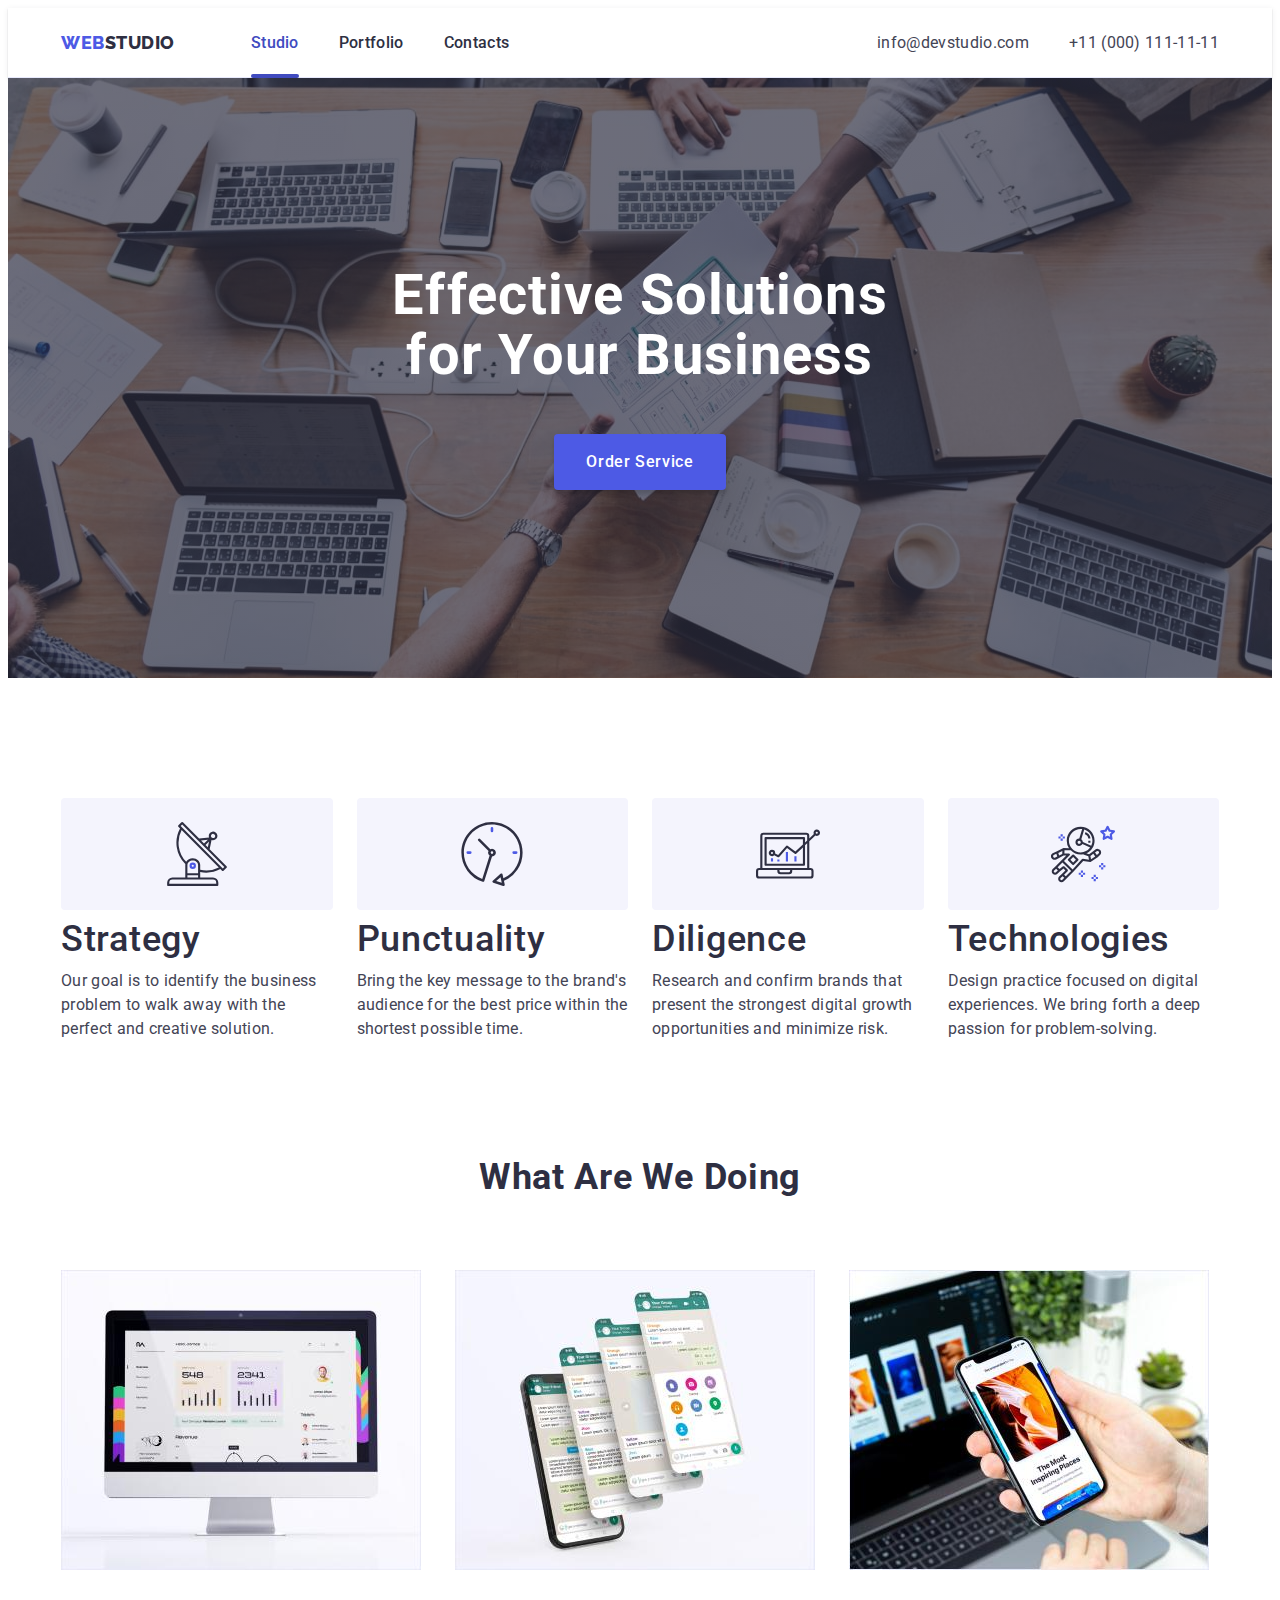
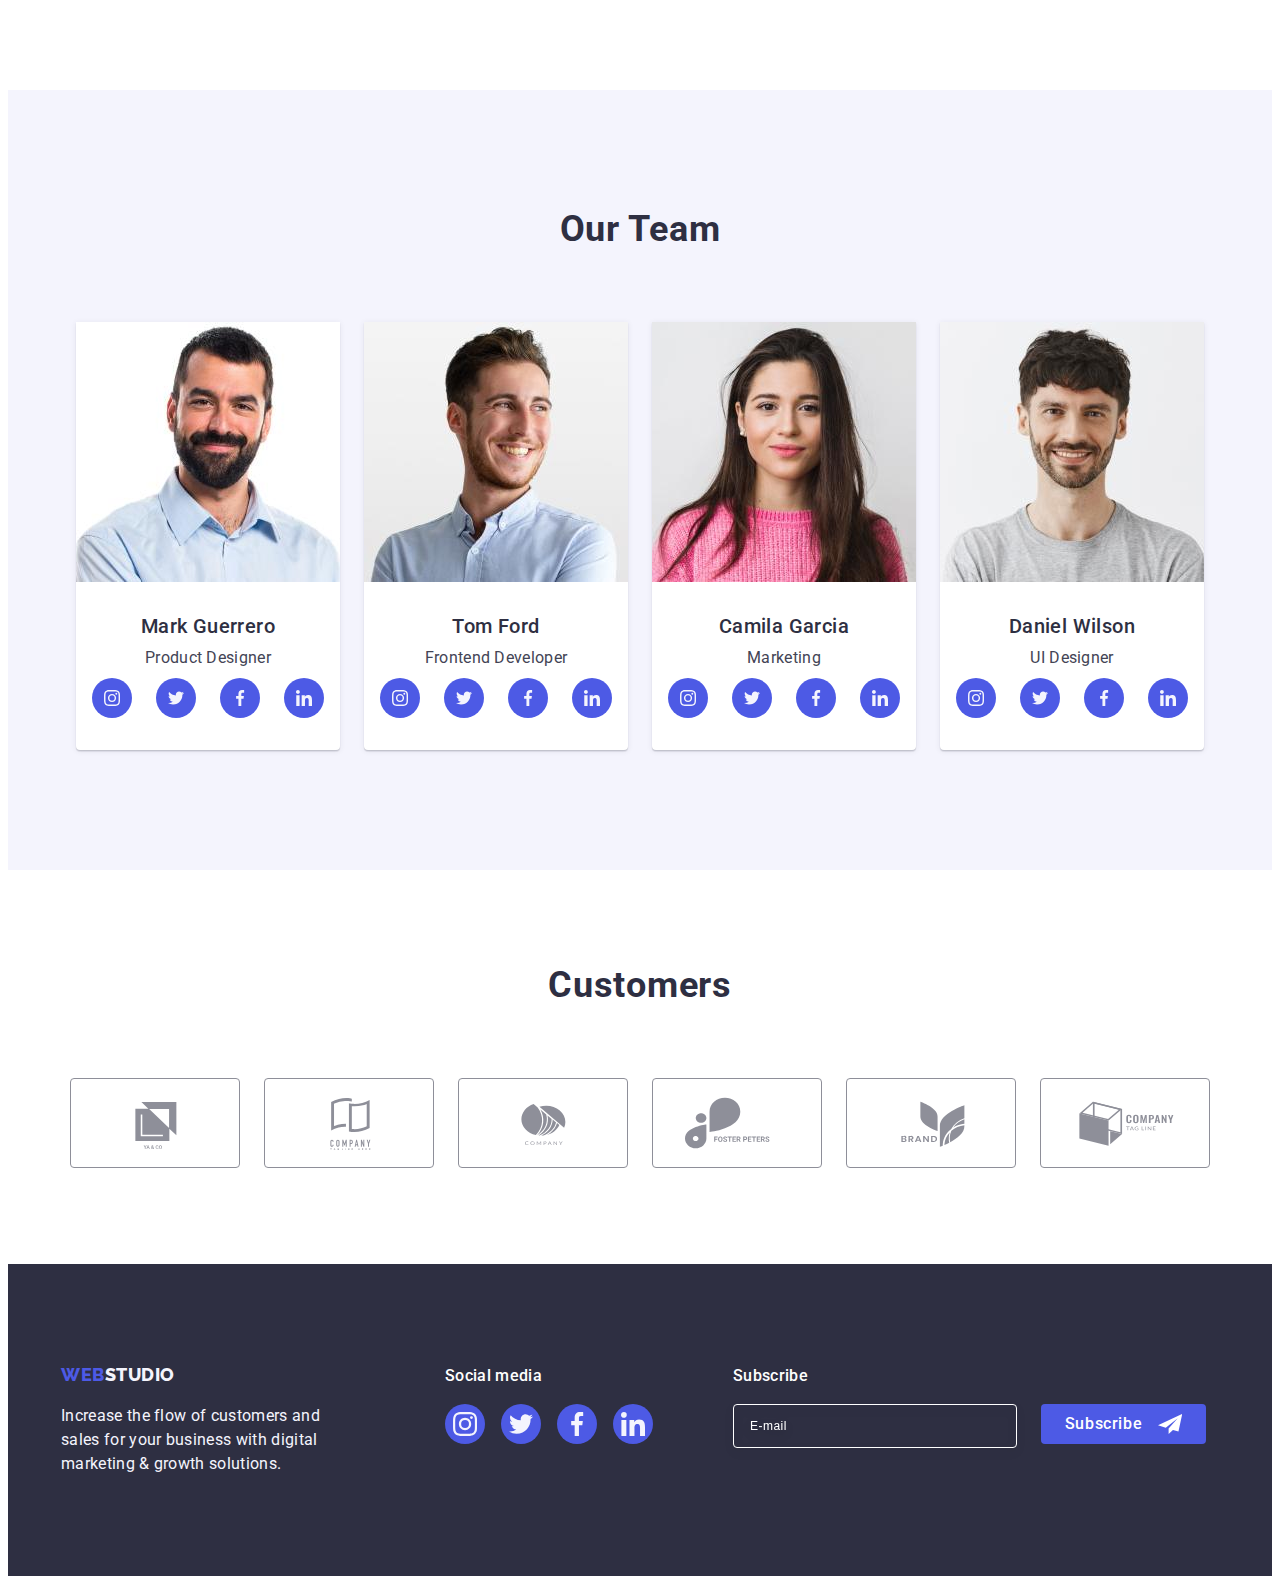
<file: index.html>
<!DOCTYPE html>
<html lang="en">
	<head>
		<meta charset="UTF-8" />
		<meta http-equiv="X-UA-Compatible" content="IE=edge" />
		<meta name="viewport" content="width=device-width, initial-scale=1.0" />
		<link
			rel="stylesheet"
			href="https://cdnjs.cloudflare.com/ajax/libs/modern-normalize/2.0.0/modern-normalize.min.css"
			integrity="sha512-4xo8blKMVCiXpTaLzQSLSw3KFOVPWhm/TRtuPVc4WG6kUgjH6J03IBuG7JZPkcWMxJ5huwaBpOpnwYElP/m6wg=="
			crossorigin="anonymous"
			referrerpolicy="no-referrer"
		/>
		<link rel="stylesheet" href="./css/styles.css" />
		<link rel="preconnect" href="https://fonts.googleapis.com" />
		<link rel="preconnect" href="https://fonts.gstatic.com" crossorigin />
		<link
			href="https://fonts.googleapis.com/css2?family=Raleway:wght@800&family=Roboto:wght@400;500;700;900&display=swap"
			rel="stylesheet"
		/>
		<title>Студія</title>
	</head>
	<body>
		<header class="header">
			<div class="container header-container">
				<nav class="header-nav">
					<a href="./index.html" class="header-logo link"
						>Web<span class="header-logo-accent">Studio</span></a
					>
					<ul class="header-menu list">
						<li>
							<a href="./index.html" class="nav-link link current">Studio</a>
						</li>
						<li>
							<a href="./portfolio.html" class="nav-link link">Portfolio</a>
						</li>
						<li><a href="" class="nav-link link">Contacts</a></li>
					</ul>
				</nav>
				<address id="contacts" class="address">
					<ul class="address-link-menu list">
						<li>
							<a href="mailto:info@devstudio.com" class="address-link link"
								>info@devstudio.com</a
							>
						</li>
						<li>
							<a href="tel:+110001111111" class="address-link link"
								>+11 (000) 111-11-11</a
							>
						</li>
					</ul>
				</address>
				<button class="mobile-menu-btn" type="button" data-menu-open>
					<svg class="mobile-menu-icon" width="32" height="22">
						<use href="./images/icons.svg#icon-menu-hamburger"></use>
					</svg>
				</button>
			</div>
			<div class="mob-menu is-hidden" data-menu>
				<div>
					<button class="menu-close-btn" data-menu-close>
						<svg class="menu-close-icon" width="8" height="8">
							<use href="./images/icons.svg#icon-close-black"></use>
						</svg>
					</button>
					<ul class="mob-menu-list list">
						<li>
							<a href="./index.html" class="mob-link link current">Studio</a>
						</li>
						<li>
							<a href="./portfolio.html" class="mob-link link">Portfolio</a>
						</li>
						<li><a href="" class="mob-link link">Contacts</a></li>
					</ul>
				</div>
				<div>
					<ul class="address-mob-menu list">
						<li>
							<a href="tel:+110001111111" class="mob-address-link mob-tel link"
								>+11 (000) 111-11-11</a
							>
						</li>
						<li>
							<a
								href="mailto:info@devstudio.com"
								class="mob-address-link mob-email link"
								>info@devstudio.com</a
							>
						</li>
					</ul>
					<ul class="menu-list-icon list">
						<li class="menu-icon">
							<a href="" class="menu-link">
								<svg class="menu-list-icon" width="24" height="24">
									<use href="./images/icons.svg#instagram"></use>
								</svg>
							</a>
						</li>
						<li class="menu-icon">
							<a href="" class="menu-link">
								<svg class="menu-list-icon" width="24" height="24">
									<use href="./images/icons.svg#twitter"></use>
								</svg>
							</a>
						</li>
						<li class="menu-icon">
							<a href="" class="menu-link">
								<svg class="menu-list-icon" width="24" height="24">
									<use href="./images/icons.svg#facebook"></use>
								</svg>
							</a>
						</li>
						<li class="menu-icon">
							<a href="" class="menu-link">
								<svg class="menu-list-icon" width="24" height="24">
									<use href="./images/icons.svg#linkedin"></use>
								</svg>
							</a>
						</li>
					</ul>
				</div>
			</div>
		</header>
		<main>
			<section class="hero">
				<div class="container hero-container">
					<h1 class="hero-title">Effective Solutions for Your Business</h1>
					<button type="button" class="hero-button" data-modal-open>
						Order Service
					</button>
				</div>
			</section>
			<section id="studio" class="studio">
				<div class="container">
					<h2 class="visually-hidden">Features</h2>
					<ul class="list list-studio">
						<li class="list-item">
							<div class="studio-icon-container">
								<svg class="list-studio-icon" width="64" height="64">
									<use href="./images/icons.svg#icon-antenna-1"></use>
								</svg>
							</div>
							<h3 class="studio-header">Strategy</h3>
							<p class="studio-text">
								Our goal is to identify the business problem to walk away with
								the perfect and creative solution.
							</p>
						</li>
						<li class="list-item">
							<div class="studio-icon-container">
								<svg class="list-studio-icon" width="64" height="64">
									<use href="./images/icons.svg#icon-clock-1"></use>
								</svg>
							</div>
							<h3 class="studio-header">Punctuality</h3>
							<p class="studio-text">
								Bring the key message to the brand's audience for the best price
								within the shortest possible time.
							</p>
						</li>
						<li class="list-item">
							<div class="studio-icon-container">
								<svg class="list-studio-icon" width="64" height="64">
									<use href="./images/icons.svg#icon-diagram-1"></use>
								</svg>
							</div>
							<h3 class="studio-header">Diligence</h3>
							<p class="studio-text">
								Research and confirm brands that present the strongest digital
								growth opportunities and minimize risk.
							</p>
						</li>
						<li class="list-item">
							<div class="studio-icon-container">
								<svg class="list-studio-icon" width="64" height="64">
									<use href="./images/icons.svg#icon-astronaut-1"></use>
								</svg>
							</div>
							<h3 class="studio-header">Technologies</h3>
							<p class="studio-text">
								Design practice focused on digital experiences. We bring forth a
								deep passion for problem-solving.
							</p>
						</li>
					</ul>
				</div>
			</section>
			<section id="portfolio" class="we-doing">
				<div class="container">
					<h2 class="we-doing-header">What are we doing</h2>
					<ul class="list we-doing-list">
						<li class="we-doing-img">
							<img
								src="./images/cmputer-screen.jpg"
								alt="computer"
								width="360"
								height="300"
							/>
						</li>
						<li class="we-doing-img">
							<img
								src="./images/tel-screens.jpg"
								alt="phone screens"
								width="360"
								height="300"
							/>
						</li>
						<li class="we-doing-img">
							<img
								src="./images/hand-tel.jpg"
								alt="hand with a phone"
								width="360"
								height="300"
							/>
						</li>
					</ul>
				</div>
			</section>
			<section class="our-team">
				<div class="container">
					<h2 class="our-team-header">Our Team</h2>
					<ul class="list our-team-list">
						<li class="team-list">
							<img
								src="./images/mark.jpg"
								width="264"
								height="260"
								alt="Марк"
							/>
							<div class="team-list-container">
								<h3 class="team-list-header">Mark Guerrero</h3>
								<p class="team-list-text">Product Designer</p>
								<ul class="list-icon list">
									<li class="team-icon">
										<a href="" class="team-link">
											<svg class="team-list-icon" width="16" height="16">
												<use href="./images/icons.svg#instagram"></use>
											</svg>
										</a>
									</li>
									<li class="team-icon">
										<a href="" class="team-link">
											<svg class="team-list-icon" width="16" height="16">
												<use href="./images/icons.svg#twitter"></use>
											</svg>
										</a>
									</li>
									<li class="team-icon">
										<a href="" class="team-link">
											<svg class="team-list-icon" width="16" height="16">
												<use href="./images/icons.svg#facebook"></use>
											</svg>
										</a>
									</li>
									<li class="team-icon">
										<a href="" class="team-link">
											<svg class="team-list-icon" width="16" height="16">
												<use href="./images/icons.svg#linkedin"></use>
											</svg>
										</a>
									</li>
								</ul>
							</div>
						</li>
						<li class="team-list">
							<img src="./images/tom.jpg" width="264" height="260" alt="Том" />
							<div class="team-list-container">
								<h3 class="team-list-header">Tom Ford</h3>
								<p class="team-list-text">Frontend Developer</p>
								<ul class="list-icon list">
									<li class="team-icon">
										<a href="" class="team-link">
											<svg class="team-list-icon" width="16" height="16">
												<use href="./images/icons.svg#instagram"></use>
											</svg>
										</a>
									</li>
									<li class="team-icon">
										<a href="" class="team-link">
											<svg class="team-list-icon" width="16" height="16">
												<use href="./images/icons.svg#twitter"></use>
											</svg>
										</a>
									</li>
									<li class="team-icon">
										<a href="" class="team-link">
											<svg class="team-list-icon" width="16" height="16">
												<use href="./images/icons.svg#facebook"></use>
											</svg>
										</a>
									</li>
									<li class="team-icon">
										<a href="" class="team-link">
											<svg class="team-list-icon" width="16" height="16">
												<use href="./images/icons.svg#linkedin"></use>
											</svg>
										</a>
									</li>
								</ul>
							</div>
						</li>
						<li class="team-list">
							<img
								src="./images/camila.jpg"
								width="264"
								height="260"
								alt="Каміла"
							/>
							<div class="team-list-container">
								<h3 class="team-list-header">Camila Garcia</h3>
								<p class="team-list-text">Marketing</p>
								<ul class="list-icon list">
									<li class="team-icon">
										<a href="" class="team-link">
											<svg class="team-list-icon" width="16" height="16">
												<use href="./images/icons.svg#instagram"></use>
											</svg>
										</a>
									</li>
									<li class="team-icon">
										<a href="" class="team-link">
											<svg class="team-list-icon" width="16" height="16">
												<use href="./images/icons.svg#twitter"></use>
											</svg>
										</a>
									</li>
									<li class="team-icon">
										<a href="" class="team-link">
											<svg class="team-list-icon" width="16" height="16">
												<use href="./images/icons.svg#facebook"></use>
											</svg>
										</a>
									</li>
									<li class="team-icon">
										<a href="" class="team-link">
											<svg class="team-list-icon" width="16" height="16">
												<use href="./images/icons.svg#linkedin"></use>
											</svg>
										</a>
									</li>
								</ul>
							</div>
						</li>
						<li class="team-list">
							<img
								src="./images/daniel.jpg"
								width="264"
								height="260"
								alt="Даніель"
							/>
							<div class="team-list-container">
								<h3 class="team-list-header">Daniel Wilson</h3>
								<p class="team-list-text">UI Designer</p>
								<ul class="list-icon list">
									<li class="team-icon">
										<a href="" class="team-link">
											<svg class="team-list-icon" width="16" height="16">
												<use href="./images/icons.svg#instagram"></use>
											</svg>
										</a>
									</li>
									<li class="team-icon">
										<a href="" class="team-link">
											<svg class="team-list-icon" width="16" height="16">
												<use href="./images/icons.svg#twitter"></use>
											</svg>
										</a>
									</li>
									<li class="team-icon">
										<a href="" class="team-link">
											<svg class="team-list-icon" width="16" height="16">
												<use href="./images/icons.svg#facebook"></use>
											</svg>
										</a>
									</li>
									<li class="team-icon">
										<a href="" class="team-link">
											<svg class="team-list-icon" width="16" height="16">
												<use href="./images/icons.svg#linkedin"></use>
											</svg>
										</a>
									</li>
								</ul>
							</div>
						</li>
					</ul>
				</div>
			</section>
			<section class="customers">
				<div class="container customers-container">
					<h2 class="customers-header">Customers</h2>

					<ul class="customers-list list">
						<li class="customers-icon-list">
							<a href="" class="customers-link">
								<svg class="customers-icon" width="104" height="56">
									<use href="./images/icons.svg#logo-1"></use>
								</svg>
							</a>
						</li>
						<li class="customers-icon-list">
							<a href="" class="customers-link">
								<svg class="customers-icon" width="104" height="56">
									<use href="./images/icons.svg#logo-2"></use>
								</svg>
							</a>
						</li>
						<li class="customers-icon-list">
							<a href="" class="customers-link">
								<svg class="customers-icon" width="104" height="56">
									<use href="./images/icons.svg#logo-3"></use>
								</svg>
							</a>
						</li>
						<li class="customers-icon-list">
							<a href="" class="customers-link">
								<svg class="customers-icon" width="104" height="56">
									<use href="./images/icons.svg#logo-4"></use>
								</svg>
							</a>
						</li>
						<li class="customers-icon-list">
							<a href="" class="customers-link">
								<svg class="customers-icon" width="104" height="56">
									<use href="./images/icons.svg#logo-5"></use>
								</svg>
							</a>
						</li>
						<li class="customers-icon-list">
							<a href="" class="customers-link">
								<svg class="customers-icon" width="104" height="56">
									<use href="./images/icons.svg#logo-6"></use>
								</svg>
							</a>
						</li>
					</ul>
				</div>
			</section>
		</main>
		<footer class="footer">
			<div class="container footer-container">
				<div class="footer-logo-container">
					<a href="./index.html" class="footer-logo link"
						>Web<span class="footer-logo-accent">Studio</span></a
					>
					<p class="footer-logo-text">
						Increase the flow of customers and sales for your business with
						digital marketing & growth solutions.
					</p>
				</div>
				<div class="footer-link-container">
					<p class="footer-link-text">Social media</p>
					<ul class="footer-list list">
						<li class="footer-icon-list">
							<a href="" class="footer-link">
								<svg class="footer-icon" width="24" height="24">
									<use href="./images/icons.svg#instagram"></use>
								</svg>
							</a>
						</li>
						<li class="footer-icon-list">
							<a href="" class="footer-link">
								<svg class="footer-icon" width="24" height="24">
									<use href="./images/icons.svg#twitter"></use>
								</svg>
							</a>
						</li>
						<li class="footer-icon-list">
							<a href="" class="footer-link">
								<svg class="footer-icon" width="24" height="24">
									<use href="./images/icons.svg#facebook"></use>
								</svg>
							</a>
						</li>
						<li class="footer-icon-list">
							<a href="" class="footer-link">
								<svg class="footer-icon" width="24" height="24">
									<use href="./images/icons.svg#linkedin"></use>
								</svg>
							</a>
						</li>
					</ul>
				</div>
				<div class="footer-form-container">
					<p class="form-footer-text">Subscribe</p>
					<form class="footer-form">
						<label class="footer-lable">
							<input
								type="email"
								name="footer-email"
								class="footer-email"
								placeholder="E-mail"
						/></label>
						<button class="footer-form-btn" type="submit">
							Subscribe
							<svg class="button-icon" width="24" height="24">
								<use href="./images/icons.svg#icon-send"></use>
							</svg>
						</button>
					</form>
				</div>
			</div>
		</footer>
		<div class="backdrop is-hidden" data-modal>
			<div class="modal">
				<button type="button" class="modal-close-button" data-modal-close>
					<svg class="modal-close-icon" width="8" height="8">
						<use href="./images/icons.svg#icon-close-black"></use>
					</svg>
				</button>
				<p class="modal-header">
					Leave your contacts and we will call you back
				</p>
				<form>
					<div class="modal-wrap">
						<label for="user-name" class="input-label">Name</label>
						<div class="input-box">
							<input
								type="text"
								class="modal-input"
								name="user-name"
								id="user-name"
								autofocus
							/>
							<svg class="input-icon" width="18" height="24">
								<use href="./images/icons.svg#icon-person"></use>
							</svg>
						</div>
					</div>
					<div class="modal-wrap">
						<label for="phone" class="input-label">Phone</label>
						<div class="input-box">
							<input type="tel" class="modal-input" name="phone" id="phone" />
							<svg class="input-icon" width="18" height="24">
								<use href="./images/icons.svg#icon-phone"></use>
							</svg>
						</div>
					</div>
					<div class="modal-wrap">
						<label for="email" class="input-label">Email</label>
						<div class="input-box">
							<input type="email" class="modal-input" name="email" id="email" />
							<svg class="input-icon" width="18" height="24">
								<use href="./images/icons.svg#icon-email"></use>
							</svg>
						</div>
					</div>
					<div class="modal-wrap-textarea">
						<label for="user-comment" class="input-label">Comment</label>
						<textarea
							name="user-comment"
							id="user-comment"
							class="modal-textarea"
							placeholder="Text input"
						></textarea>
					</div>
					<div class="modal-wrap-checkbox">
						<input
							type="checkbox"
							class="modal-checkbox visually-hidden"
							name="user-privacy"
							id="user-privacy"
							value="true"
						/>
						<label for="user-privacy" class="check-text">
							<span class="check-icon">
								<svg class="check-mark" width="10" height="8">
									<use href="./images/icons.svg#icon-check"></use>
								</svg>
							</span>
							I accept the terms and conditions of the
							<a href="" class="privacy-link">Privacy Policy</a></label
						>
					</div>
					<button type="submit" class="modal-form-btn">Send</button>
				</form>
			</div>
		</div>

		<script src="./js/modal.js"></script>

		<script src="js/mobile-menu.js"></script>
	</body>
</html>
</file>
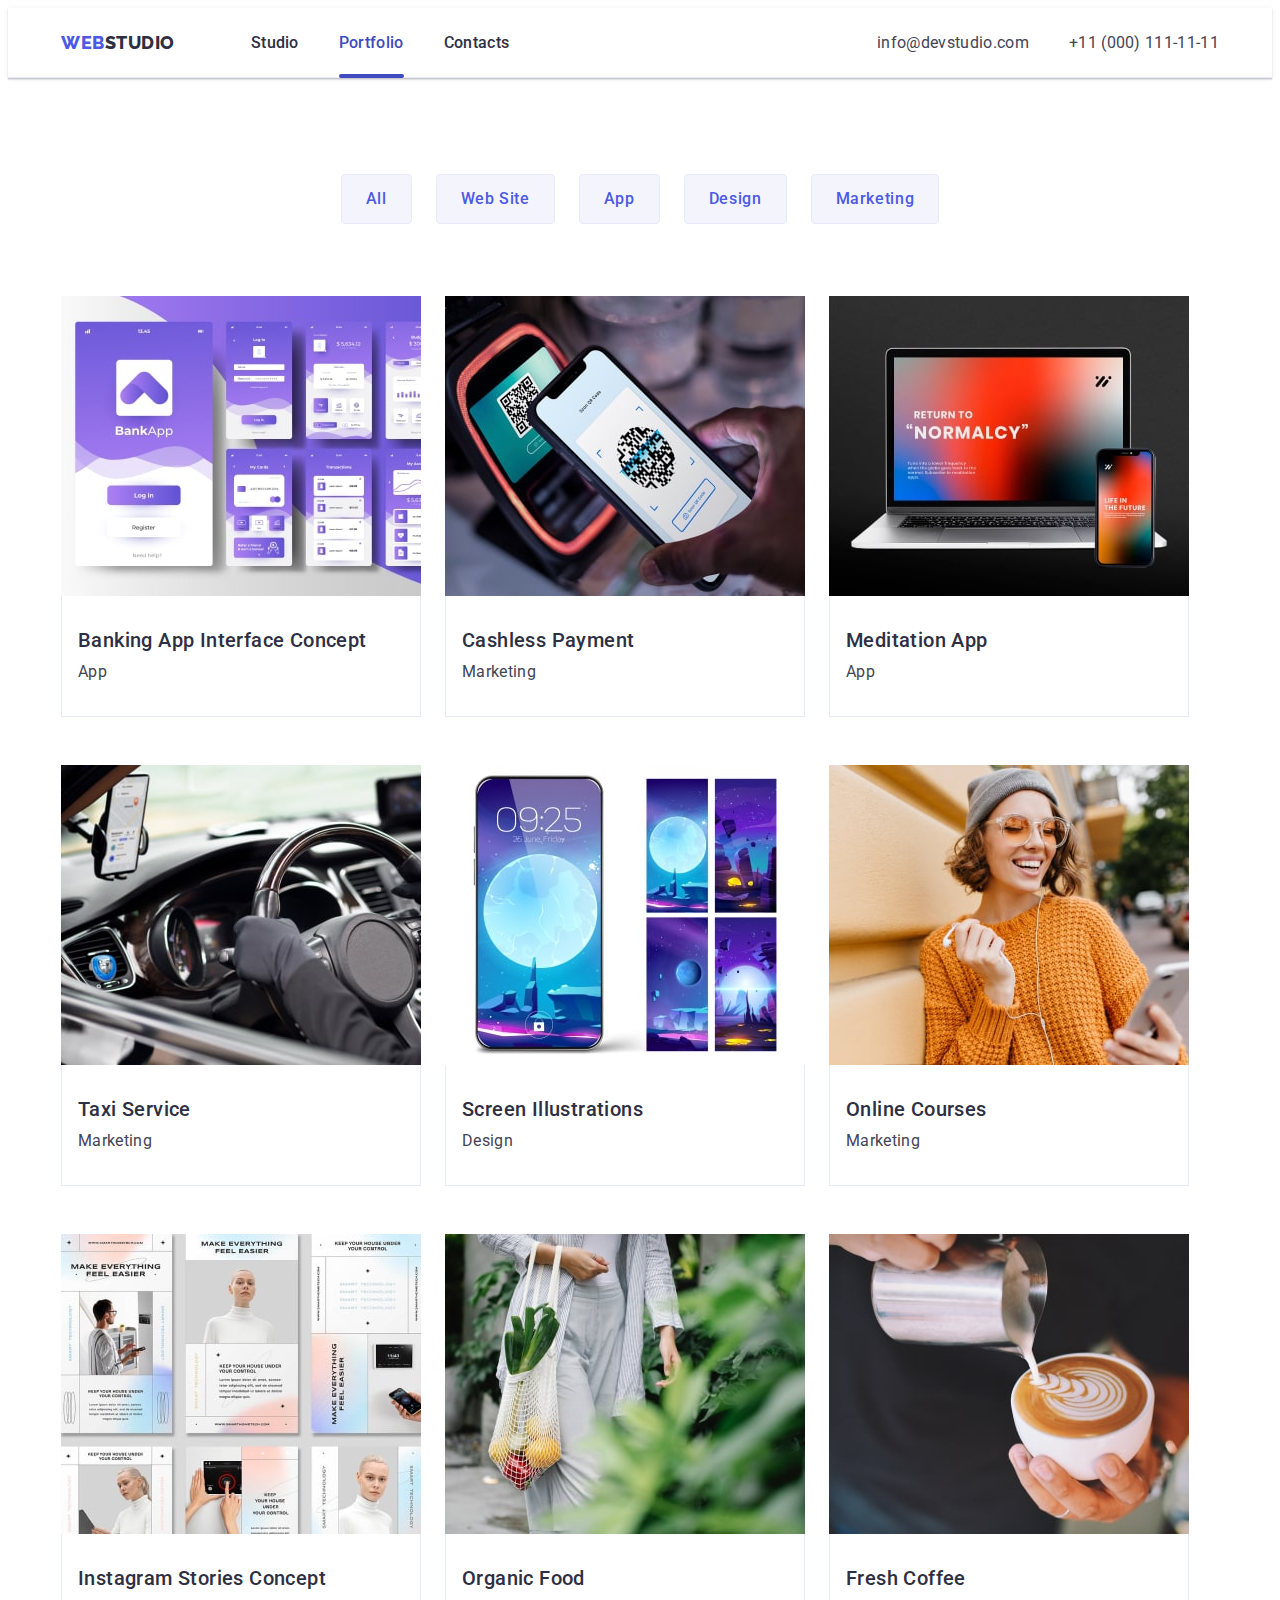
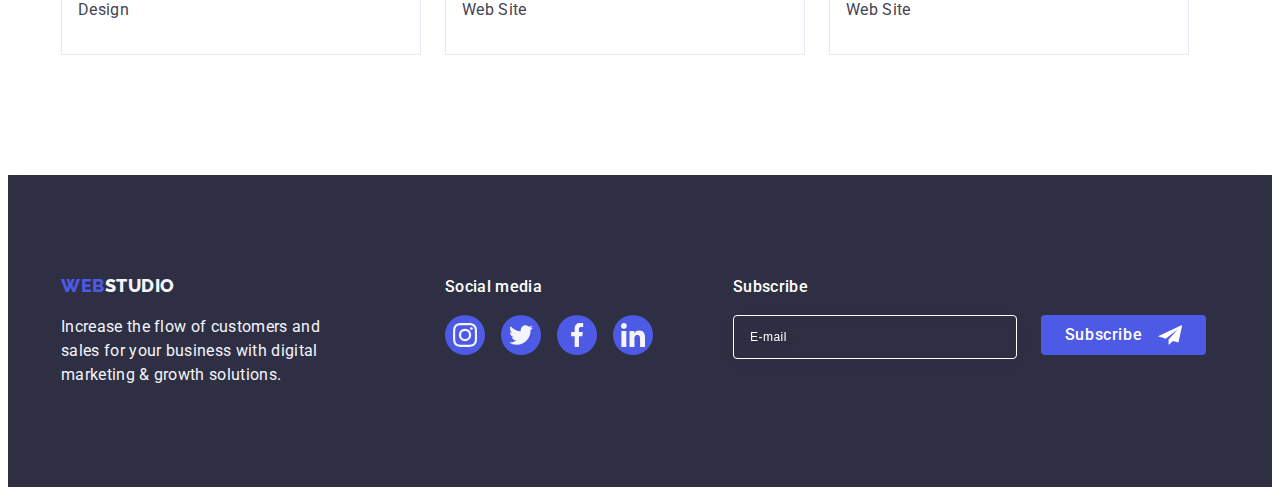
<file: portfolio.html>
<!DOCTYPE html>
<html lang="en">
	<head>
		<meta charset="UTF-8" />
		<meta http-equiv="X-UA-Compatible" content="IE=edge" />
		<meta name="viewport" content="width=device-width, initial-scale=1.0" />
		<link
			rel="stylesheet"
			href="https://cdnjs.cloudflare.com/ajax/libs/modern-normalize/2.0.0/modern-normalize.min.css"
			integrity="sha512-4xo8blKMVCiXpTaLzQSLSw3KFOVPWhm/TRtuPVc4WG6kUgjH6J03IBuG7JZPkcWMxJ5huwaBpOpnwYElP/m6wg=="
			crossorigin="anonymous"
			referrerpolicy="no-referrer"
		/>
		<link rel="stylesheet" href="./css/styles.css" />
		<link rel="preconnect" href="https://fonts.googleapis.com" />
		<link rel="preconnect" href="https://fonts.gstatic.com" crossorigin />
		<link
			href="https://fonts.googleapis.com/css2?family=Raleway:wght@800&family=Roboto:wght@400;500;700;900&display=swap"
			rel="stylesheet"
		/>
		<title>Портфоліо</title>
	</head>
	<body>
		<header class="header">
			<div class="container header-container">
				<nav class="header-nav">
					<a href="./index.html" class="header-logo link"
						>Web<span class="header-logo-accent">Studio</span></a
					>
					<ul class="header-menu list">
						<li>
							<a href="./index.html" class="nav-link link">Studio</a>
						</li>
						<li>
							<a href="./portfolio.html" class="nav-link link current"
								>Portfolio</a
							>
						</li>
						<li><a href="" class="nav-link link">Contacts</a></li>
					</ul>
				</nav>
				<address id="contacts" class="address">
					<ul class="address-link-menu list">
						<li>
							<a href="mailto:info@devstudio.com" class="address-link link"
								>info@devstudio.com</a
							>
						</li>
						<li>
							<a href="tel:+110001111111" class="address-link link"
								>+11 (000) 111-11-11</a
							>
						</li>
					</ul>
				</address>
				<button class="mobile-menu-btn" type="button" data-menu-open>
					<svg class="mobile-menu-icon" width="32" height="22">
						<use href="./images/icons.svg#icon-menu-hamburger"></use>
					</svg>
				</button>
			</div>
			<div class="mob-menu is-hidden" data-menu>
				<div>
					<button class="menu-close-btn" data-menu-close>
						<svg class="menu-close-icon" width="8" height="8">
							<use href="./images/icons.svg#icon-close-black"></use>
						</svg>
					</button>
					<ul class="mob-menu-list list">
						<li>
							<a href="./index.html" class="mob-link link current">Studio</a>
						</li>
						<li>
							<a href="./portfolio.html" class="mob-link link">Portfolio</a>
						</li>
						<li><a href="" class="mob-link link">Contacts</a></li>
					</ul>
				</div>
				<div>
					<ul class="address-mob-menu list">
						<li>
							<a href="tel:+110001111111" class="mob-address-link mob-tel link"
								>+11 (000) 111-11-11</a
							>
						</li>
						<li>
							<a
								href="mailto:info@devstudio.com"
								class="mob-address-link mob-email link"
								>info@devstudio.com</a
							>
						</li>
					</ul>
					<ul class="menu-list-icon list">
						<li class="menu-icon">
							<a href="" class="menu-link">
								<svg class="menu-list-icon" width="24" height="24">
									<use href="./images/icons.svg#instagram"></use>
								</svg>
							</a>
						</li>
						<li class="menu-icon">
							<a href="" class="menu-link">
								<svg class="menu-list-icon" width="24" height="24">
									<use href="./images/icons.svg#twitter"></use>
								</svg>
							</a>
						</li>
						<li class="menu-icon">
							<a href="" class="menu-link">
								<svg class="menu-list-icon" width="24" height="24">
									<use href="./images/icons.svg#facebook"></use>
								</svg>
							</a>
						</li>
						<li class="menu-icon">
							<a href="" class="menu-link">
								<svg class="menu-list-icon" width="24" height="24">
									<use href="./images/icons.svg#linkedin"></use>
								</svg>
							</a>
						</li>
					</ul>
				</div>
			</div>
		</header>
		<main>
			<section class="portfolio">
				<div class="container">
					<h1 class="visually-hidden">Portfolio</h1>
					<ul class="portfolio-button-list list">
						<li><button type="button" class="portfolio-button">All</button></li>
						<li>
							<button type="button" class="portfolio-button">Web Site</button>
						</li>
						<li><button type="button" class="portfolio-button">App</button></li>
						<li>
							<button type="button" class="portfolio-button">Design</button>
						</li>
						<li>
							<button type="button" class="portfolio-button">Marketing</button>
						</li>
					</ul>
					<ul class="portfolio-card-list list">
						<li class="portfolio-card">
							<a href="" class="link portfolio-link">
								<div class="cover-container">
									<img
										src="./images/1.jpg"
										alt="Banking App"
										width="360"
										height="300"
									/>
									<p class="cover-text">
										14 Stylish and User-Friendly App Design Concepts · Task
										Manager App · Calorie Tracker App · Exotic Fruit Ecommerce
										App · Cloud Storage App
									</p>
								</div>
								<div class="portfolio-container">
									<h2 class="portfolio-list-header">
										Banking App Interface Concept
									</h2>
									<p class="portfolio-list-text">App</p>
								</div>
							</a>
						</li>
						<li class="portfolio-card">
							<a href="" class="link portfolio-link">
								<div class="cover-container">
									<img
										src="./images/2.jpg"
										alt="Cashless Payment"
										width="360"
										height="300"
									/>
									<p class="cover-text">
										14 Stylish and User-Friendly App Design Concepts · Task
										Manager App · Calorie Tracker App · Exotic Fruit Ecommerce
										App · Cloud Storage App
									</p>
								</div>
								<div class="portfolio-container">
									<h2 class="portfolio-list-header">Cashless Payment</h2>
									<p class="portfolio-list-text">Marketing</p>
								</div>
							</a>
						</li>
						<li class="portfolio-card">
							<a href="" class="link portfolio-link">
								<div class="cover-container">
									<img
										src="./images/3.jpg"
										alt="Meditation App"
										width="360"
										height="300"
									/>
									<p class="cover-text">
										14 Stylish and User-Friendly App Design Concepts · Task
										Manager App · Calorie Tracker App · Exotic Fruit Ecommerce
										App · Cloud Storage App
									</p>
								</div>
								<div class="portfolio-container">
									<h2 class="portfolio-list-header">Meditation App</h2>
									<p class="portfolio-list-text">App</p>
								</div>
							</a>
						</li>
						<li class="portfolio-card">
							<a href="" class="link portfolio-link">
								<div class="cover-container">
									<img
										src="./images/4.jpg"
										alt="Taxi Service"
										width="360"
										height="300"
									/>
									<p class="cover-text">
										14 Stylish and User-Friendly App Design Concepts · Task
										Manager App · Calorie Tracker App · Exotic Fruit Ecommerce
										App · Cloud Storage App
									</p>
								</div>
								<div class="portfolio-container">
									<h2 class="portfolio-list-header">Taxi Service</h2>
									<p class="portfolio-list-text">Marketing</p>
								</div>
							</a>
						</li>
						<li class="portfolio-card">
							<a href="" class="link portfolio-link">
								<div class="cover-container">
									<img
										src="./images/5.jpg"
										alt="Screen Illustrations"
										width="360"
										height="300"
									/>
									<p class="cover-text">
										14 Stylish and User-Friendly App Design Concepts · Task
										Manager App · Calorie Tracker App · Exotic Fruit Ecommerce
										App · Cloud Storage App
									</p>
								</div>
								<div class="portfolio-container">
									<h2 class="portfolio-list-header">Screen Illustrations</h2>
									<p class="portfolio-list-text">Design</p>
								</div>
							</a>
						</li>
						<li class="portfolio-card">
							<a href="" class="link portfolio-link">
								<div class="cover-container">
									<img
										src="./images/6.jpg"
										alt="Online Courses"
										width="360"
										height="300"
									/>
									<p class="cover-text">
										14 Stylish and User-Friendly App Design Concepts · Task
										Manager App · Calorie Tracker App · Exotic Fruit Ecommerce
										App · Cloud Storage App
									</p>
								</div>
								<div class="portfolio-container">
									<h2 class="portfolio-list-header">Online Courses</h2>
									<p class="portfolio-list-text">Marketing</p>
								</div>
							</a>
						</li>
						<li class="portfolio-card">
							<a href="" class="link portfolio-link">
								<div class="cover-container">
									<img
										src="./images/7.jpg"
										alt="Instagram Stories"
										width="360"
										height="300"
									/>
									<p class="cover-text">
										14 Stylish and User-Friendly App Design Concepts · Task
										Manager App · Calorie Tracker App · Exotic Fruit Ecommerce
										App · Cloud Storage App
									</p>
								</div>
								<div class="portfolio-container">
									<h2 class="portfolio-list-header">
										Instagram Stories Concept
									</h2>
									<p class="portfolio-list-text">Design</p>
								</div>
							</a>
						</li>
						<li class="portfolio-card">
							<a href="" class="link portfolio-link">
								<div class="cover-container">
									<img
										src="./images/8.jpg"
										alt="Organic Food"
										width="360"
										height="300"
									/>
									<p class="cover-text">
										14 Stylish and User-Friendly App Design Concepts · Task
										Manager App · Calorie Tracker App · Exotic Fruit Ecommerce
										App · Cloud Storage App
									</p>
								</div>
								<div class="portfolio-container">
									<h2 class="portfolio-list-header">Organic Food</h2>
									<p class="portfolio-list-text">Web Site</p>
								</div>
							</a>
						</li>
						<li class="portfolio-card">
							<a href="" class="link portfolio-link">
								<div class="cover-container">
									<img
										src="./images/9.jpg"
										alt="Fresh Coffee"
										width="360"
										height="300"
									/>
									<p class="cover-text">
										14 Stylish and User-Friendly App Design Concepts · Task
										Manager App · Calorie Tracker App · Exotic Fruit Ecommerce
										App · Cloud Storage App
									</p>
								</div>
								<div class="portfolio-container">
									<h2 class="portfolio-list-header">Fresh Coffee</h2>
									<p class="portfolio-list-text">Web Site</p>
								</div>
							</a>
						</li>
					</ul>
				</div>
			</section>
		</main>
		<footer class="footer">
			<div class="container footer-container">
				<div class="footer-logo-container">
					<a href="./index.html" class="footer-logo link"
						>Web<span class="footer-logo-accent">Studio</span></a
					>
					<p class="footer-logo-text">
						Increase the flow of customers and sales for your business with
						digital marketing & growth solutions.
					</p>
				</div>
				<div class="footer-link-container">
					<p class="footer-link-text">Social media</p>
					<ul class="footer-list list">
						<li class="footer-icon-list">
							<a href="" class="footer-link">
								<svg class="footer-icon" width="24" height="24">
									<use href="./images/icons.svg#instagram"></use>
								</svg>
							</a>
						</li>
						<li class="footer-icon-list">
							<a href="" class="footer-link">
								<svg class="footer-icon" width="24" height="24">
									<use href="./images/icons.svg#twitter"></use>
								</svg>
							</a>
						</li>
						<li class="footer-icon-list">
							<a href="" class="footer-link">
								<svg class="footer-icon" width="24" height="24">
									<use href="./images/icons.svg#facebook"></use>
								</svg>
							</a>
						</li>
						<li class="footer-icon-list">
							<a href="" class="footer-link">
								<svg class="footer-icon" width="24" height="24">
									<use href="./images/icons.svg#linkedin"></use>
								</svg>
							</a>
						</li>
					</ul>
				</div>
				<div class="footer-form-container">
					<p class="form-footer-text">Subscribe</p>
					<form class="footer-form">
						<label class="footer-lable">
							<input
								type="email"
								name="footer-email"
								class="footer-email"
								placeholder="E-mail"
						/></label>
						<button class="footer-form-btn" type="submit">
							Subscribe
							<svg class="button-icon" width="24" height="24">
								<use href="./images/icons.svg#icon-send"></use>
							</svg>
						</button>
					</form>
				</div>
			</div>
		</footer>

		<script src="js/mobile-menu.js"></script>
	</body>
</html>
</file>
<file: css/styles.css>
:root {
	--iris: #4d5ae5;
	--navyblue: #2e2f42;
	--slate: #434455;
	--ocean: #404bbf;
	--cloud: #f4f4fd;
	--white: #fff;
	--cornflower: #e7e9fc;
	--lightslate: #8e8f99;
	--green: #31d0aa;
	--navyblue-modal: rgba(46, 47, 66, 0.4);
	--dairy: #fcfcfc;
}

.visually-hidden {
	position: absolute;
	width: 1px;
	height: 1px;
	margin: -1px;
	border: 0;
	padding: 0;
	white-space: nowrap;
	clip-path: inset(100%);
	clip: rect(0 0 0 0);
	overflow: hidden;
}

p,
h1,
h2,
h3,
h4,
h5,
h6 {
	margin-top: 0;
	margin-bottom: 0;
	margin-left: 0;
}

ul,
ol {
	margin: 0;
	padding: 0;
}

.container {
	max-width: 428px;
	padding-left: 16px;
	padding-right: 16px;
	margin-left: auto;
	margin-right: auto;
}

img {
	display: block;
	max-width: 100%;
	height: auto;
}

body {
	font-family: Roboto, sans-serif;
	background-color: var(--white);
	color: #434455;
	letter-spacing: 0.02em;
}

.header {
	border-bottom: 1px solid var(--cornflower);
	background: var(--white);
}

.link {
	text-decoration: none;
}

.list {
	list-style-type: none;
}

p {
	color: var(--slate);
	font-size: 16px;
	font-family: inherit;
	line-height: 1.5;
}

h3 {
	color: var(--navyblue);
	font-size: 20px;
	font-family: inherit;
	font-weight: 500;
	line-height: 1.2;
	letter-spacing: 0.02em;
}

/**---HEADER----*/

.header {
	box-shadow: 0px 1px 6px 0px rgba(46, 47, 66, 0.08),
		0px 1px 1px 0px rgba(46, 47, 66, 0.16),
		0px 2px 1px 0px rgba(46, 47, 66, 0.08);
}
.header-container {
	display: flex;
	align-items: center;
	justify-content: space-between;
}

.header-nav {
	display: flex;
	align-items: center;
}

.header-logo {
	display: inline-flex;
	padding-top: 24px;
	padding-bottom: 24px;
	margin-right: 76px;
	align-items: center;
	color: var(--iris);
	font-size: 18px;
	font-family: Raleway, sans-serif;
	font-weight: 800;
	line-height: 1.17;
	letter-spacing: 0.03em;
	text-transform: uppercase;
}

.header-logo-accent {
	color: var(--navyblue);
}

.mobile-menu-icon {
	fill: var(--navyblue);
	margin-right: auto;
}

.mobile-menu-btn {
	display: block;
	border: none;
	background: none;
}

.header-menu {
	display: none;
}

.address {
	display: none;
}

.mob-menu {
	position: fixed;
	top: 0;
	left: 0;
	width: 100vw;
	height: 100vh;
	z-index: 2;
	background: var(--white, #fff);
	box-shadow: 0px 1px 6px 0px rgba(46, 47, 66, 0.08),
		0px 1px 1px 0px rgba(46, 47, 66, 0.16),
		0px 2px 1px 0px rgba(46, 47, 66, 0.08);
	padding: 24px 24px 40px 40px;
	display: flex;
	flex-direction: column;
	justify-content: space-between;
	transition: all 250ms cubic-bezier(0.4, 0, 0.2, 1),
		border 250ms cubic-bezier(0.4, 0, 0.2, 1);
}

.menu-close-btn {
	margin-left: auto;
	margin-bottom: 32px;
	width: 24px;
	height: 24px;
	padding: 0;
	border-radius: 50%;
	border: none;
	border: 1px solid rgba(0, 0, 0, 0.1);
	background-color: var(--cornflower), 0.1;
	display: flex;
	justify-content: center;
	align-items: center;
	fill: var(--navyblue);
	cursor: pointer;
	transition: background-color 250ms cubic-bezier(0.4, 0, 0.2, 1),
		border 250ms cubic-bezier(0.4, 0, 0.2, 1);
}

.modal-close-button:hover,
.modal-close-button:focus {
	background-color: var(--ocean);
	border: none;
}

.mob-menu-list {
	display: flex;
	flex-direction: column;
	gap: 40px;
}

.mob-link {
	color: var(--navyblue);
	font-size: 36px;
	font-weight: 700;
	line-height: 1.11;
	letter-spacing: 0.02em;
	transition-property: color;
	transition-duration: 250ms;
	transition-timing-function: cubic-bezier(0.4, 0, 0.2, 1);
}

.mob-link:hover,
.mob-link:focus {
	color: var(--ocean);
}

.address-mob-menu {
	display: flex;
	flex-direction: column;
	gap: 40px;
	margin-bottom: 48px;
}

.mob-tel {
	color: var(--iris);

	font-size: 36px;

	font-weight: 700;
	line-height: 1.11;
	letter-spacing: 0.02em;
}

.mob-email {
	color: var(--slate);
	font-size: 20px;
	font-weight: 500;
	line-height: 1.2;
	letter-spacing: 0.02em;
}

.menu-list-icon {
	display: flex;
	gap: 56px;
	justify-content: start;
	align-items: center;
}

.menu-link {
	display: flex;
	justify-content: center;
	align-items: center;
	width: 40px;
	height: 40px;
	border-radius: 50%;
	background-color: var(--iris);
	fill: var(--cloud);
	transition-property: background-color;
	transition-duration: 250ms;
	transition-timing-function: cubic-bezier(0.4, 0, 0.2, 1);
}

.menu-link:hover,
.menu-link:focus {
	background-color: var(--ocean);
}

/**------------ HERO-------------- */

.hero {
	background-image: linear-gradient(
			rgba(46, 47, 66, 0.7),
			rgba(46, 47, 66, 0.7)
		),
		url(../images/hero-mob-min.jpg);

	padding: 112px 0;
	max-width: 1440px;
	background-repeat: no-repeat;
	background-position: center;
	background-size: cover;
}

@media (min-device-pixel-ratio: 2),
	(min-resolution: 192dpi),
	(min-resolution: 2dppx) {
	.hero {
		background-image: linear-gradient(
				rgba(46, 47, 66, 0.7),
				rgba(46, 47, 66, 0.7)
			),
			url(../images/hero-mob-2x-min.jpg);
	}
}

.hero-container {
	display: flex;
	flex-direction: column;
}

.hero-title {
	display: flex;

	max-width: 320px;

	margin: 0 auto 72px;
	color: var(--white);
	text-align: center;

	font-size: 36px;
	font-weight: 700;

	letter-spacing: 0.02em;
	line-height: 1.1;
}

.hero-button {
	display: block;
	min-width: 169px;
	padding: 16px 32px;
	margin: 0 auto;
	border-radius: 4px;
	border: none;
	box-shadow: 0px 4px 4px 0px rgba(0, 0, 0, 0.15);
	color: var(--white);
	background-color: var(--iris);
	font-size: 16px;
	font-weight: 500;
	line-height: 1.5;
	letter-spacing: 0.04em;
	cursor: pointer;
	font-family: 'Roboto', sans-serif;
	transition-property: background-color;
	transition-duration: 250ms;
	transition-timing-function: cubic-bezier(0.4, 0, 0.2, 1);
}

.hero-button:hover,
.hero-button:focus {
	background-color: var(--ocean);
}
/**------------ STUDIO-------------- */

.studio {
	padding-top: 96px;
	padding-bottom: 96px;
}

.studio-header {
	margin-bottom: 8px;
	text-align: center;
	font-size: 36px;
}

.studio-text {
	font-size: 16px;
}
.list-studio {
	display: flex;
	flex-wrap: wrap;
	gap: 72px;
}

/**------------ OUR TEAM-------------- */

.our-team {
	background-color: var(--cloud);
	padding-top: 96px;
	padding-bottom: 96px;
}

.team-list-container {
	padding: 32px 0;
}
.our-team-header {
	margin-bottom: 72px;
	color: var(--navyblue);
	text-align: center;
	font-size: 36px;
	font-weight: 700;
	line-height: 1.11;
	text-transform: capitalize;
	letter-spacing: 0.02em;
}

.our-team-list {
	display: flex;

	gap: 72px;
	flex-wrap: wrap;

	justify-content: center;
}
.team-list {
	background-color: #ffffff;
	max-width: 264px;
	border-radius: 0px 0px 4px 4px;
	background: var(--white, #fff);
	box-shadow: 0px 2px 1px 0px rgba(46, 47, 66, 0.08),
		0px 1px 1px 0px rgba(46, 47, 66, 0.16),
		0px 1px 6px 0px rgba(46, 47, 66, 0.08);
}

.team-list-header {
	margin-bottom: 8px;
	text-align: center;
}

.team-list-text {
	text-align: center;
}

.list-icon {
	display: flex;
	gap: 24px;
	margin-top: 8px;
	justify-content: center;
}

.team-list-icon {
}

.team-link {
	display: flex;
	justify-content: center;
	align-items: center;
	width: 40px;
	height: 40px;
	border-radius: 50%;
	background-color: var(--iris);
	fill: var(--cloud);
	transition-property: background-color;
	transition-duration: 250ms;
	transition-timing-function: cubic-bezier(0.4, 0, 0.2, 1);
}

.team-link:hover,
.team-link:focus {
	background-color: var(--ocean);
}

/**------------ CUSTOMERS-------------- */

.customers {
	padding-top: 96px;
	padding-bottom: 96px;
}
.customers-header {
	margin-bottom: 72px;
	color: var(--navyblue);
	text-align: center;
	font-size: 36px;
	font-weight: 700;
	line-height: 1.11;
	text-transform: capitalize;
	letter-spacing: 0.02em;
}

.customers-list {
	display: flex;
	flex-wrap: wrap;
	gap: 16px;
	justify-content: center;
}

.customers-icon {
	fill: currentColor;
}
.customers-link {
	display: flex;
	justify-content: center;
	align-items: center;
	width: 190px;
	height: 88px;
	border-radius: 4px;
	border: 1px solid var(--lightslate);
	color: var(--lightslate);
	transition-property: border-color, color;
	transition-duration: 250ms;
	transition-timing-function: cubic-bezier(0.4, 0, 0.2, 1);
}

.customers-link:hover,
.customers-link:focus {
	border: 1px solid var(--ocean);
	color: var(--ocean);
}

/**------------ FOOTER-------------- */

footer {
	background-color: var(--navyblue);
	padding: 96px 0;
}
.footer-logo {
	display: flex;
	height: 24px;
	color: var(--iris);
	font-size: 18px;
	font-family: Raleway, sans-serif;
	font-weight: 800;
	line-height: 1.17;
	letter-spacing: 0.03em;
	text-transform: uppercase;
	margin-bottom: 16px;
	justify-content: center;
}

.footer-logo-accent {
	color: var(--cloud);
}

.footer-logo-text {
	color: var(--cloud);
	font-size: 16px;
	font-family: inherit;
	line-height: 1.5;
	display: flex;
	width: 264px;
	flex-direction: column;
	flex-shrink: 0;
}

.footer-container {
	display: flex;
	flex-wrap: wrap;
	align-items: baseline;
	gap: 72px;
	justify-content: center;
}

.footer-link-text {
	display: flex;
	justify-content: center;
	margin-bottom: 16px;
	color: var(--white);
	font-family: inherit;
	font-size: 16px;
	font-weight: 500;
	line-height: 1.5;
	letter-spacing: 0.02em;
}

.footer-list {
	display: flex;
	gap: 16px;
	margin-top: 16px;
	justify-content: center;
}

.footer-link {
	display: flex;
	justify-content: center;
	align-items: center;
	width: 40px;
	height: 40px;
	background-color: var(--iris);
	border-radius: 50%;
	fill: var(--cloud);
	transition-property: background-color;
	transition-duration: 250ms;
	transition-timing-function: cubic-bezier(0.4, 0, 0.2, 1);
}

.footer-link:hover,
.footer-link:focus {
	background-color: var(--green);
}

.footer-form {
	display: flex;
	flex-direction: column;
	gap: 24px;
}

.footer-email {
	width: 398px;
	height: 40px;
	font-size: 12px;
	line-height: 1.5;
	letter-spacing: 0.04em;
	background-color: transparent;
	border-radius: 4px;
	border: 1px solid var(--white);
	opacity: 0.30000001192092896;
	padding-left: 16px;
	outline: transparent;
	filter: drop-shadow(0px 4px 4px rgba(0, 0, 0, 0.15));
	color: var(--white);
}

.footer-email::placeholder {
	color: var(--white);
	font-size: 12px;
	line-height: 2;
	letter-spacing: 0.04;
}

.form-footer-text {
	text-align: center;
	margin-bottom: 16px;
	color: var(--white);
	font-family: inherit;
	font-size: 16px;
	font-weight: 500;
	line-height: 1.5;
	letter-spacing: 0.02em;
}

.footer-form-btn {
	display: flex;
	justify-content: center;
	align-items: center;
	width: 165px;
	height: 40px;
	border-radius: 4px;
	background-color: var(--iris);
	border: none;
	color: var(--white);
	text-align: center;
	font-family: Roboto, sans-serif;
	font-size: 16px;
	font-style: normal;
	font-weight: 500;
	line-height: 1.5;
	letter-spacing: 0.04em;
	cursor: pointer;
	margin: 0 auto;
}

.button-icon {
	fill: var(--white);
	margin-left: 16px;
}

.footer-form-container {
	display: flex;
	flex-wrap: wrap;
	justify-content: center;
}

/**------------ PAGE PORTFOLIO-------------- */

.portfolio {
	padding: 96px 0 120px 0;
}

.portfolio-button-list {
	display: flex;
	align-items: center;
	gap: 24px;
	justify-content: center;
	margin-bottom: 72px;
}
.portfolio-button {
	display: flex;
	padding: 12px 24px;
	border-radius: 4px;

	color: var(--iris);
	background-color: var(--cloud);
	border: 1px solid var(--cornflower);
	text-align: center;
	font-size: 16px;
	font-family: inherit;
	font-weight: 500;
	line-height: 1.5;
	letter-spacing: 0.04em;
	cursor: pointer;
	transition-property: color, background-color, border-color, box-shadow;
	transition-duration: 250ms;
	transition-timing-function: cubic-bezier(0.4, 0, 0.2, 1);
}

.portfolio-button:hover,
.portfolio-button:focus {
	color: var(--white);
	background-color: var(--ocean);
	border: 1px solid transparent;
	box-shadow: 0px 2px 2px 0px rgba(0, 0, 0, 0.12),
		0px 2px 1px 0px rgba(0, 0, 0, 0.08), 0px 3px 1px 0px rgba(0, 0, 0, 0.1);
}

.portfolio-link {
	display: block;
	transition: box-shadow 250ms cubic-bezier(0.4, 0, 0.2, 1);
}
.portfolio-list-header {
	margin-bottom: 8px;
	color: var(--navyblue);
	font-size: 20px;
	font-family: inherit;
	font-weight: 500;
	line-height: 1.2;
	letter-spacing: 0.02em;
}

.portfolio-card-list {
	display: flex;
	flex-wrap: wrap;
	gap: 24px;
	row-gap: 48px;
}

.portfolio-card {
	max-width: 360px;
	gap: 32px;
}

.portfolio-link:hover,
.portfolio-link:focus {
	box-shadow: 0px 1px 6px rgba(46, 47, 66, 0.08),
		0px 1px 1px rgba(46, 47, 66, 0.16), 0px 2px 1px rgba(46, 47, 66, 0.08);
}
.portfolio-link:hover .cover-text {
	transform: translateY(0);
}

.portfolio-link:focus .cover-text {
	transform: translateY(0);
}

.portfolio-container {
	padding: 32px 16px;
	border: 1px solid #e7e9fc;
	border-top: none;
}

.cover-container {
	position: relative;
	overflow: hidden;
}
.cover-text {
	position: absolute;
	top: 0;
	left: 0;
	height: 100%;
	padding: 40px 32px;
	color: var(--cloud);
	font-weight: 400;
	font-size: 16px;
	line-height: 1.5;
	letter-spacing: 0.02em;
	background-color: var(--iris);
	transform: translateY(100%);
	transition-property: transform;
	transition-duration: 250ms;
	transition-timing-function: cubic-bezier(0.4, 0, 0.2, 1);
}

/**------------ MODAL-------------- */

.backdrop {
	position: fixed;
	width: 100%;
	height: 100%;
	top: 0;
	background-color: var(--navyblue-modal);
	transition: opacity 250ms cubic-bezier(0.4, 0, 0.2, 1),
		visibility 250ms cubic-bezier(0.4, 0, 0.2, 1);
}

.modal {
	width: 392px;
	min-height: 584px;
	border-radius: 4px;
	background: var(--dairy);
	box-shadow: 0px 2px 1px 0px rgba(0, 0, 0, 0.2),
		0px 1px 3px 0px rgba(0, 0, 0, 0.12), 0px 1px 1px 0px rgba(0, 0, 0, 0.14);
	position: absolute;
	left: 50%;
	top: 50%;
	transform: translate(-50%, -50%) scale(1);
	transition-property: transform;
	transition-duration: 250ms;
	transition-timing-function: cubic-bezier(0.4, 0, 0.2, 1);
	padding: 72px 16px 24px 16px;
}

.modal-close-button {
	width: 24px;
	height: 24px;
	padding: 0;
	border-radius: 50%;
	border: none;
	border: 1px solid rgba(0, 0, 0, 0.1);
	position: absolute;
	top: 24px;
	right: 24px;
	background-color: var(--cornflower, #e7e9fc);
	display: flex;
	justify-content: center;
	align-items: center;
	fill: var(--navyblue);
	cursor: pointer;
	transition: background-color 250ms cubic-bezier(0.4, 0, 0.2, 1),
		border 250ms cubic-bezier(0.4, 0, 0.2, 1);
}

.modal-close-button:hover,
.modal-close-button:focus {
	background-color: var(--ocean);
	border: none;
}

.modal-close-icon {
	transition: fill 250ms cubic-bezier(0.4, 0, 0.2, 1);
}

.modal-close-button:is(:hover, :focus) .modal-close-icon {
	fill: #ffffff;
}

.is-hidden {
	opacity: 0;
	visibility: hidden;
	pointer-events: none;
}

.modal-header {
	max-width: 360px;
	color: var(--navyblue);
	font-weight: 500;
	text-align: center;
	font-size: 16px;
	line-height: 1.5;
	letter-spacing: 0.02em;
	margin-bottom: 16px;
}

.modal-wrap {
	position: relative;
	margin-bottom: 8px;
}

.modal-input {
	width: 100%;
	height: 40px;
	margin-bottom: 8px;
	border-radius: 4px;
	border: 1px solid var(--navyblue-modal);
	background-color: transparent;
	outline: transparent;
	padding-left: 38px;
	transition: border-color 250ms cubic-bezier(0.4, 0, 0.2, 1);
}

.modal-input:focus {
	border-color: #4d5ae5;
}

.input-label {
	display: block;
	margin-bottom: 4px;
	color: var(--lightslate);
	font-size: 12px;
	line-height: 1.17;
	letter-spacing: 0.04em;
}

.modal-textarea {
	width: 100%;
	height: 120px;
	border-radius: 4px;
	border: 1px solid var(--navyblue-modal);
	resize: none;
	margin-bottom: 16px;
	background-color: transparent;
	outline: transparent;
	font-size: 12px;
	line-height: 1.17;
	letter-spacing: 0.04em;
	color: rgba(46, 47, 66, 0.4);
	padding: 8px 16px;
	transition: border-color 250ms cubic-bezier(0.4, 0, 0.2, 1);
}

.modal-textarea:focus {
	border-color: #4d5ae5;
}

.modal-textarea::placeholder {
	color: var(--navyblue-modal);
	font-size: 12px;
	line-height: 1.17;
	letter-spacing: 0.04em;
}

.modal-wrap-textarea {
	margin-bottom: 16px;
}
.privacy-link {
	color: var(--iris);
}

.modal-wrap-checkbox {
	margin-bottom: 24px;
}
.check-text {
	color: var(--lightslate);
	font-size: 12px;
	line-height: 1.17;
	letter-spacing: 0.04em;
}
.modal-checkbox {
	margin-bottom: 24px;
}

.modal-form-btn {
	display: block;
	min-width: 169px;
	padding: 16px 32px;
	margin: 0 auto;
	border-radius: 4px;
	border: none;
	box-shadow: 0px 4px 4px 0px rgba(0, 0, 0, 0.15);
	color: var(--white);
	background-color: var(--iris);
	font-size: 16px;
	font-weight: 500;
	line-height: 1.5;
	letter-spacing: 0.04em;
	cursor: pointer;
	font-family: 'Roboto', sans-serif;
	transition-property: background-color;
	transition-duration: 250ms;
	transition-timing-function: cubic-bezier(0.4, 0, 0.2, 1);
}

.modal-form-btn:hover,
.modal-form-btn:focus {
	background-color: var(--ocean);
}

.input-box {
	position: relative;
}

.input-icon {
	position: absolute;
	left: 16px;
	top: 50%;
	transform: translateY(-50%);
	fill: var(--navyblue);
	transition-property: fill;
	transition-duration: 250ms;
	transition-timing-function: cubic-bezier(0.4, 0, 0.2, 1);
}

.modal-input:focus + .input-icon {
	fill: var(--iris);
}

.check-icon {
	display: inline-flex;
	align-items: center;
	justify-content: center;
	width: 16px;
	height: 16px;
	border-radius: 2px;
	border: 1px solid var(--navyblue-modal);
	margin-right: 8px;
	fill: transparent;
	transition-property: background-color, border, fill;
	transition-duration: 250ms;
	transition-timing-function: cubic-bezier(0.4, 0, 0.2, 1);
}

.check-text {
	align-items: center;
	margin-bottom: 24px;
	position: relative;
}

.modal-checkbox:checked + .check-text span {
	background-color: var(--ocean);
	border: none;
	fill: var(--cloud);
}

.modal-checkbox:focus + .check-text span {
	background-color: var(--ocean);
	border: none;
	fill: var(--cloud);
}

@media screen and (max-width: 427px) {
	.container {
		width: 100%;
	}

	.mob-link {
		font-size: 30px;
	}

	.mob-tel {
		font-size: 20px;
	}

	.menu-list-icon {
		gap: 30px;
	}

	.footer-email {
		max-width: 100%;
	}

	.footer-logo-text {
		width: 100%;
		text-align: center;
	}

	.footer-form-container {
		max-width: 100%;
		flex-wrap: nowrap;
		flex-direction: column;
	}

	.modal {
		width: 100%;
	}
}
@media screen and (max-width: 1157px) {
	.studio-icon-container {
		display: none;
	}

	.we-doing {
		display: none;
	}
}

@media screen and (min-width: 428px) {
	.studio-icon-container {
		display: none;
	}

	.customers-list {
		display: flex;
		flex-wrap: wrap;
		gap: 16px;
		row-gap: 72px;
	}
}

@media screen and (min-width: 429px) and (max-width: 767px) {
	.header-container {
		max-width: 100%;
	}
}

@media screen and (min-width: 768px) {
	.container {
		max-width: 768px;
	}

	.mobile-menu-btn {
		display: none;
	}

	.header-menu {
		display: inline-flex;
		align-items: flex-start;
		gap: 40px;
	}

	.nav-link {
		padding-top: 24px;
		padding-bottom: 24px;
		color: var(--navyblue);
		font-size: 16px;
		font-weight: 500;
		line-height: 1.5;
		transition-property: color;
		transition-duration: 250ms;
		transition-timing-function: cubic-bezier(0.4, 0, 0.2, 1);
	}

	.nav-link:hover,
	.nav-link:focus {
		color: var(--ocean);
		text-decoration: underline;
	}

	.current {
		position: relative;
		color: var(--ocean);
		transition-property: color;
		transition-duration: 250ms;
		transition-timing-function: cubic-bezier(0.4, 0, 0.2, 1);
	}

	.current::after {
		content: '';
		position: absolute;
		bottom: -9px;
		left: 0;
		width: 100%;
		height: 4px;
		border-radius: 2px;
		background-color: var(--ocean);
	}

	.address {
		display: flex;
		font-style: normal;
		margin-left: auto;
	}

	.address-link {
		color: var(--slate);
		font-size: 12px;
		line-height: 1.5;
		transition-property: color;
		transition-duration: 250ms;
		transition-timing-function: cubic-bezier(0.4, 0, 0.2, 1);
	}

	.address-link:hover,
	.address-link:focus {
		color: var(--ocean);
	}

	.address-link-menu {
		display: flex;
		flex-direction: column;
		margin: 0 auto;
		gap: 12px;
		padding-top: 16px;
		padding-bottom: 16px;
	}

	.studio-icon-container {
		display: none;
	}

	.list-studio {
		gap: 24px;
		row-gap: 72px;
	}
	.list-item {
		width: calc((100% - 24px) / 2);
	}

	.list-item {
		width: 356px;
		height: 120px;
	}
	.studio-header {
		text-align: left;
	}

	.studio-text {
		font-size: 16px;
		line-height: 1.5;
		letter-spacing: 0.02em;
		text-align: left;
	}

	.our-team-list {
		gap: 24px;
		row-gap: 64px;
	}

	.customers-link {
		width: 168px;
	}

	.customers-list {
		gap: 24px;
		row-gap: 72px;
	}

	.footer-container {
		margin-left: 92px;
		gap: 24px;
		justify-content: flex-start;
		row-gap: 72px;
	}
	.footer-logo {
		justify-content: start;
	}

	.footer-link-text {
		justify-content: start;
	}

	.footer-form-container {
		display: flex;
		flex-direction: column;
	}

	.footer-form {
		flex-direction: row;
	}

	.footer-email {
		width: 264px;
	}

	.form-footer-text {
		text-align: left;
	}

	.hero {
		background-image: linear-gradient(
				rgba(46, 47, 66, 0.7),
				rgba(46, 47, 66, 0.7)
			),
			url(../images/hero-tab-min.jpg);
	}

	@media (min-device-pixel-ratio: 2),
		(min-resolution: 192dpi),
		(min-resolution: 2dppx) {
		.hero {
			background-image: linear-gradient(
					rgba(46, 47, 66, 0.7),
					rgba(46, 47, 66, 0.7)
				),
				url(../images/hero-tab-2x-min.jpg);
		}
	}

	.hero-title {
		max-width: 496px;
		margin: 0 auto 36px;
		font-size: 56px;
		line-height: 1.07;
	}

	.modal {
		width: 408px;
		min-height: 584px;
		padding: 72px 24px 24px 24px;
	}
}

@media screen and (min-width: 769px) and (max-width: 1157px) {
	.header-container {
		max-width: 100%;
	}

	.footer-container {
		max-width: 100%;
		margin: 0;
		justify-content: center;
	}
}

@media screen and (min-width: 1158px) {
	.container {
		max-width: 1158px;
		padding-left: 15px;
		padding-right: 15px;
	}

	.header-menu {
		display: inline-flex;
		align-items: flex-start;
		gap: 40px;
	}

	.nav-link {
		padding-top: 24px;
		padding-bottom: 24px;
		color: var(--navyblue);
		font-size: 16px;
		font-weight: 500;
		line-height: 1.5;
		transition-property: color;
		transition-duration: 250ms;
		transition-timing-function: cubic-bezier(0.4, 0, 0.2, 1);
	}

	.nav-link:hover,
	.nav-link:focus {
		color: var(--ocean);
		text-decoration: underline;
	}

	.current {
		position: relative;
		color: var(--ocean);
		transition-property: color;
		transition-duration: 250ms;
		transition-timing-function: cubic-bezier(0.4, 0, 0.2, 1);
	}

	.current::after {
		content: '';
		position: absolute;
		bottom: -2px;
		left: 0;
		width: 100%;
		height: 4px;
		border-radius: 2px;
		background-color: var(--ocean);
	}

	.address {
		display: flex;
		font-style: normal;
		margin-left: auto;
	}

	.address-link {
		padding-top: 24px;
		padding-bottom: 24px;
		color: var(--slate);
		font-size: 16px;
		line-height: 1.5;
		transition-property: color;
		transition-duration: 250ms;
		transition-timing-function: cubic-bezier(0.4, 0, 0.2, 1);
	}

	.address-link:hover,
	.address-link:focus {
		color: var(--ocean);
	}

	.address-link-menu {
		display: flex;
		flex-direction: row;
		margin: 0 auto;
		gap: 40px;
	}

	.studio {
		padding-top: 120px;
		padding-bottom: 120px;
	}

	.list-item {
		width: calc((100% - 24px * 3) / 4);
	}

	.studio-icon-container {
		display: flex;
		align-items: center;
		justify-content: center;
		height: 112px;
		background-color: #f4f4fd;
		border-radius: 4px;
		margin-bottom: 8px;
	}

	.we-doing {
		padding-bottom: 120px;
		padding-top: 120px;
	}

	.we-doing-header {
		margin-bottom: 72px;
		color: var(--navyblue);
		text-align: center;
		font-size: 36px;
		font-weight: 700;
		line-height: 1.11;
		text-transform: capitalize;
		letter-spacing: 0.02em;
	}

	.we-doing-list {
		display: flex;
		gap: 24px;
	}

	.we-doing-img {
		display: flex;
		width: calc((100% - 24px * 2) / 3);
	}

	.our-team {
		padding-top: 120px;
		padding-bottom: 120px;
	}

	.customers-link {
		width: 168px;
	}

	.customers-list {
		gap: 24px;
	}

	footer {
		padding: 100px 0;
	}
	.footer-logo {
		display: inline-block;
	}

	.footer-container {
		display: flex;
		align-items: baseline;
		flex-wrap: nowrap;
		gap: 0;
		margin-left: auto;
	}

	.footer-logo-container {
		margin-right: 120px;
	}

	.footer-list {
		margin-right: 80px;
	}

	.footer-email {
		width: 264px;
		opacity: 100%;
	}

	.footer-form-container {
		margin-right: auto;
		flex-wrap: nowrap;
	}

	.hero {
		padding: 188px 0;
		background-image: linear-gradient(
				rgba(46, 47, 66, 0.7),
				rgba(46, 47, 66, 0.7)
			),
			url(../images/people-office.jpg);
	}

	@media (min-device-pixel-ratio: 2),
		(min-resolution: 192dpi),
		(min-resolution: 2dppx) {
		.hero {
			background-image: linear-gradient(
					rgba(46, 47, 66, 0.7),
					rgba(46, 47, 66, 0.7)
				),
				url(../images/people-office-2x-min.jpg);
		}
	}

	.hero-title {
		max-width: 496px;
		margin: 0 auto 48px;
		font-size: 56px;
		line-height: 1.07;
	}

	.modal {
		width: 408px;
		min-height: 584px;
		padding: 72px 24px 24px 24px;
	}
}
</file>
